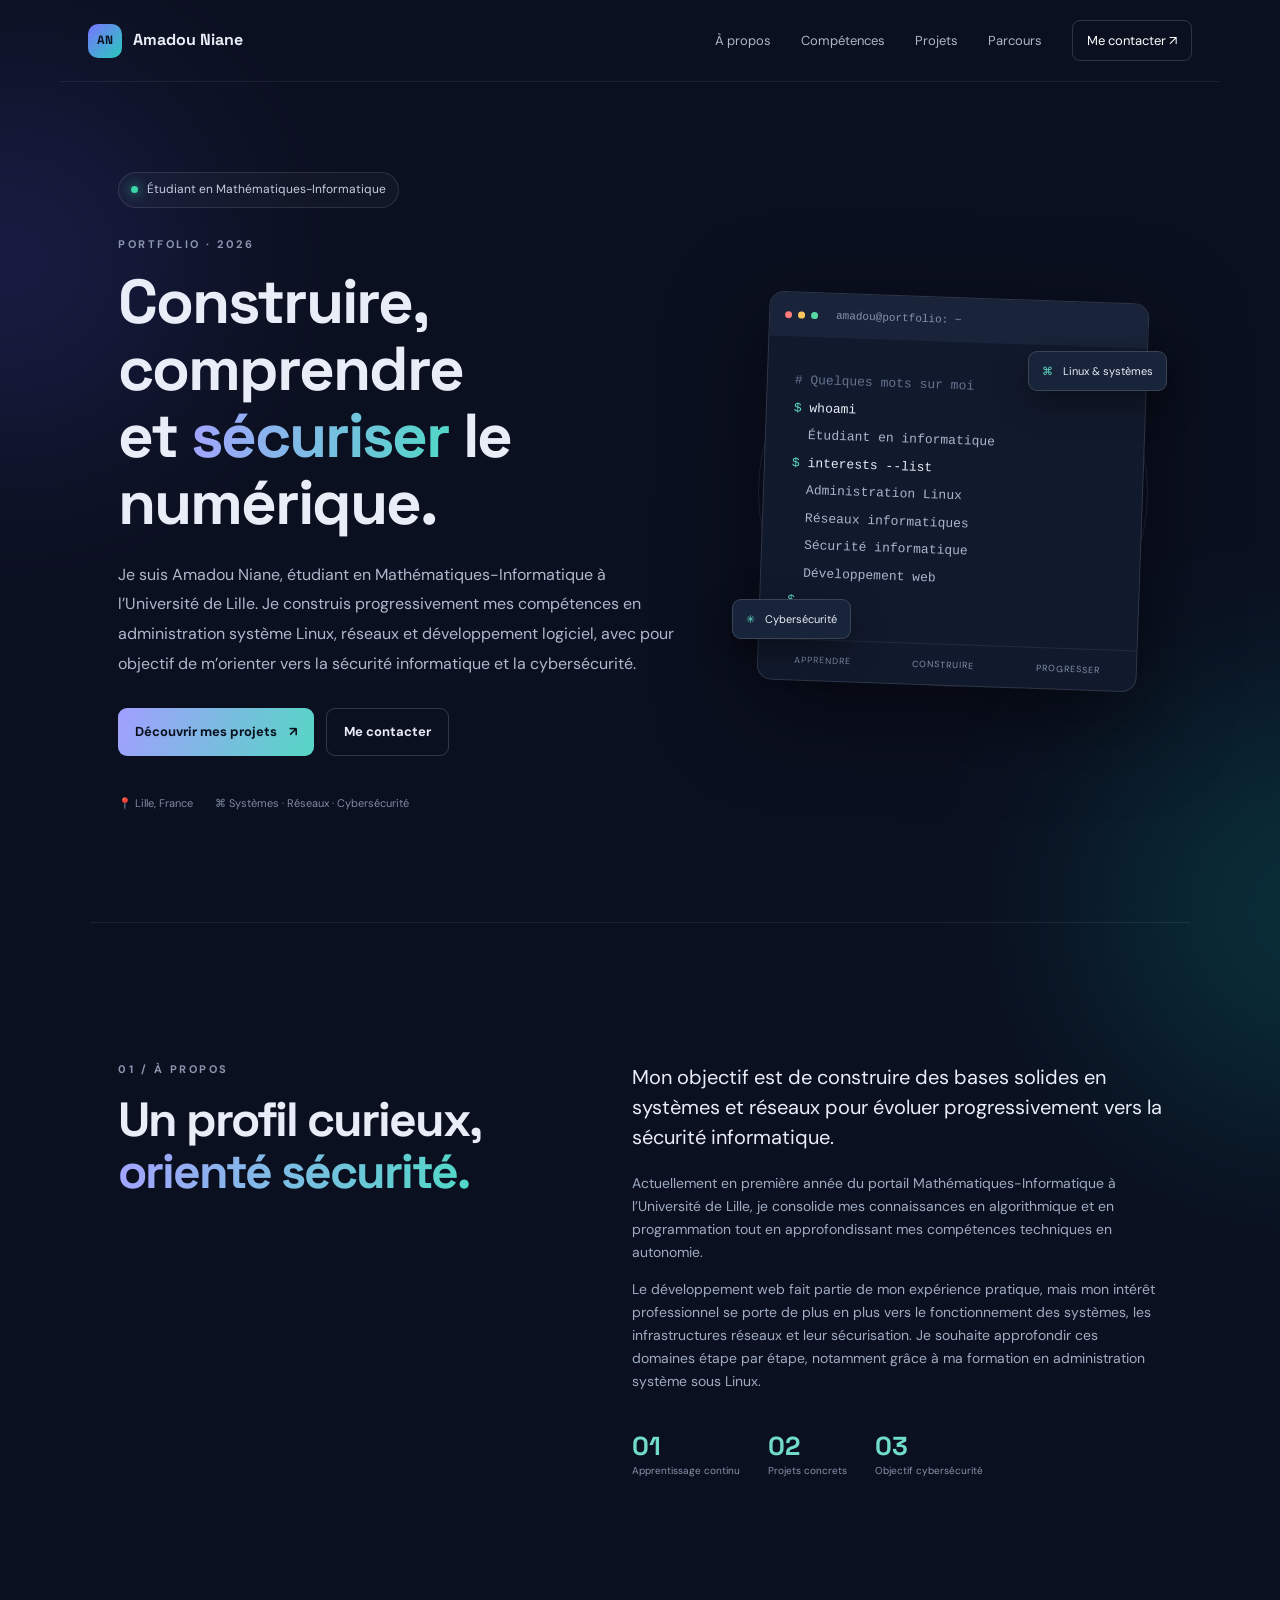
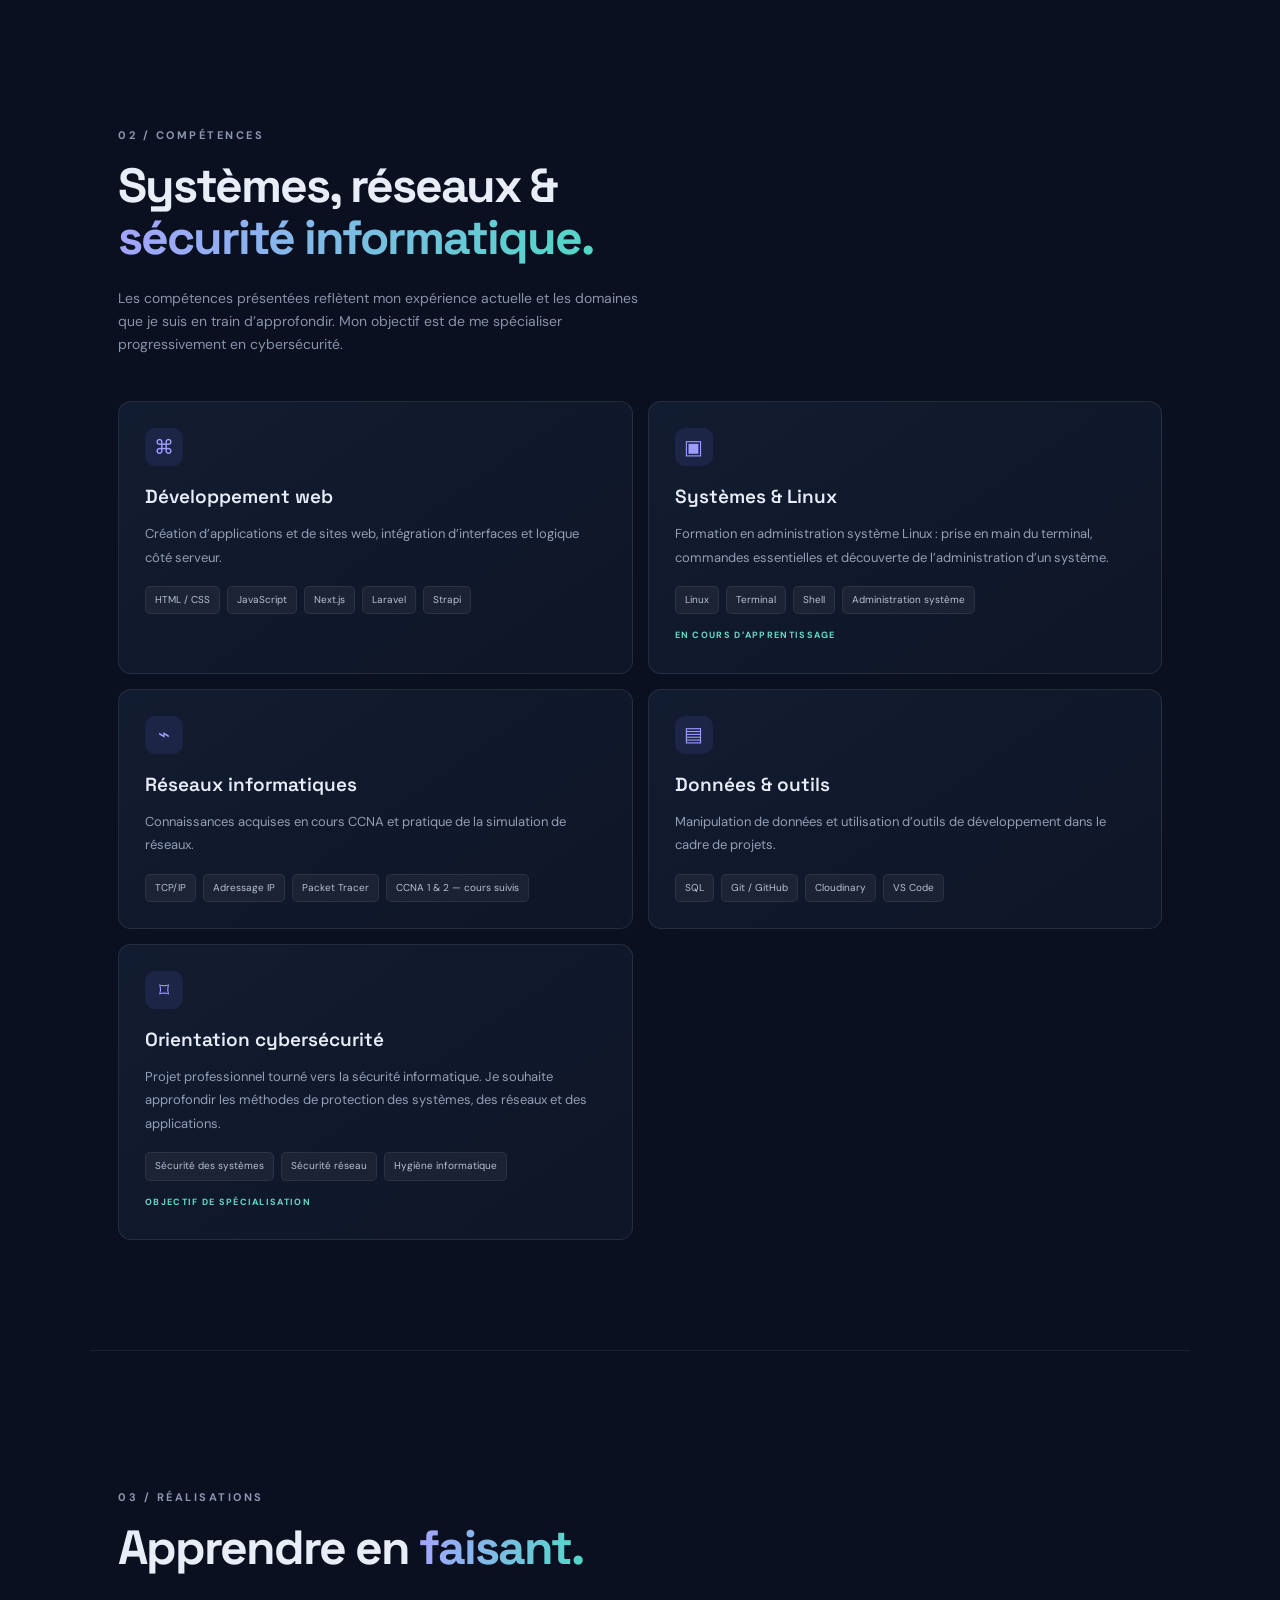
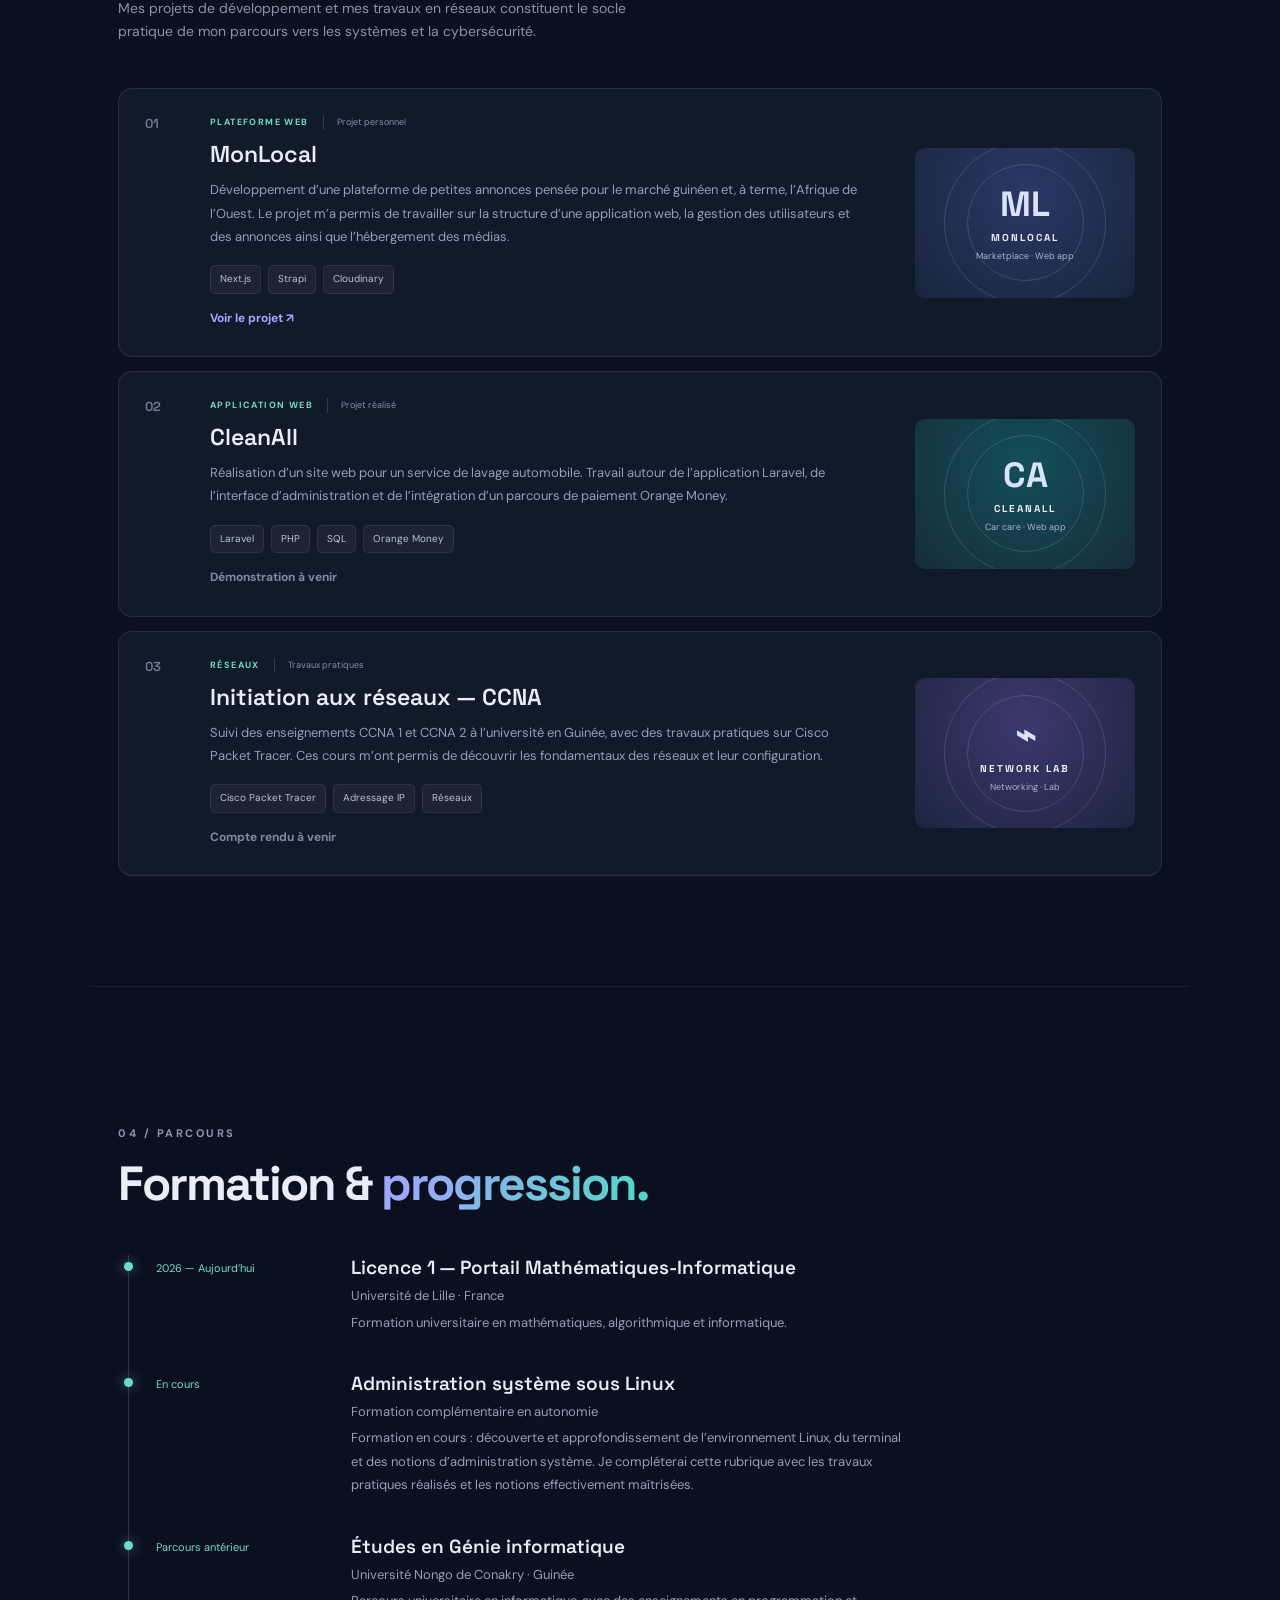
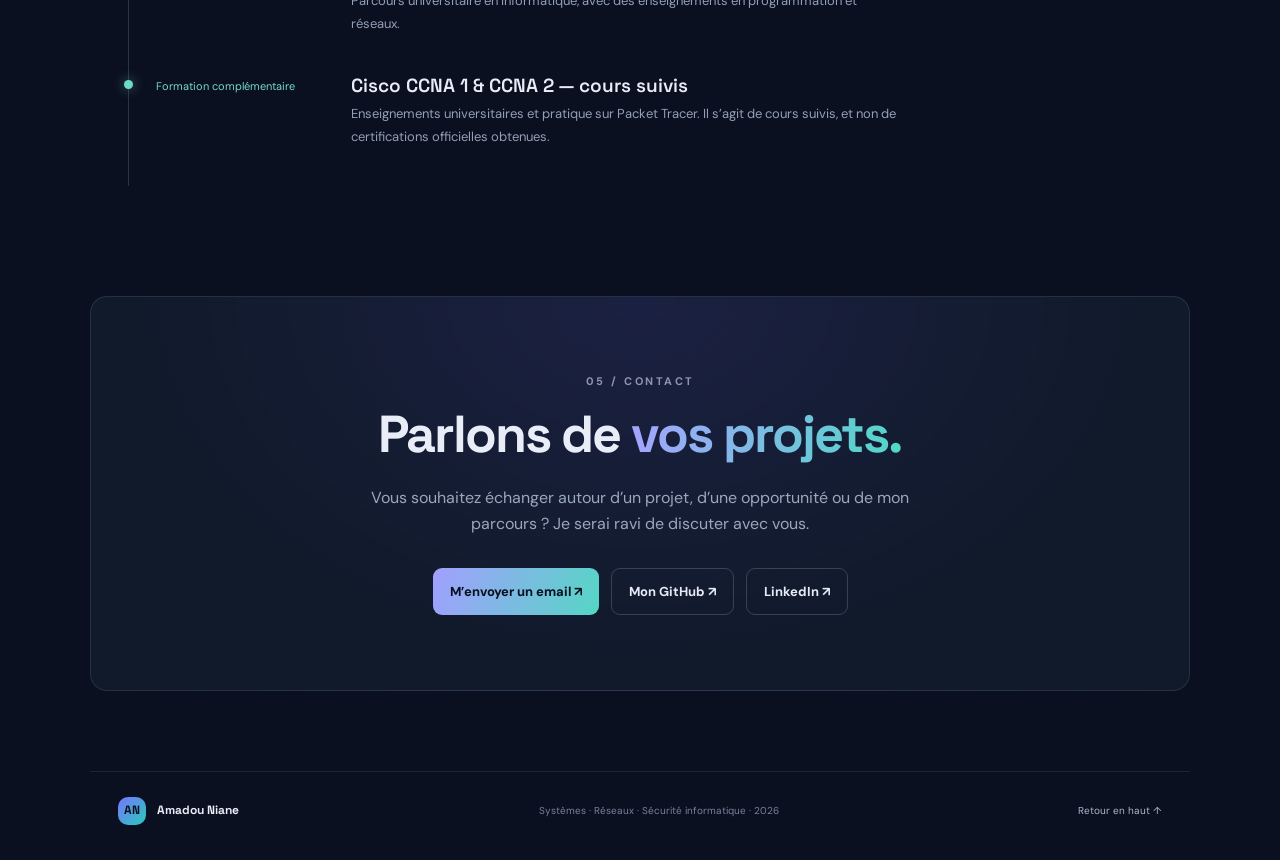
<file: index.html>
<!DOCTYPE html>
<html lang="fr">
<head>
  <meta charset="UTF-8">
  <meta name="viewport" content="width=device-width, initial-scale=1.0">
  <meta name="description" content="Portfolio d’Amadou Niane, étudiant en Mathématiques-Informatique à l’Université de Lille, orienté vers les systèmes, les réseaux et la cybersécurité.">
  <meta name="theme-color" content="#0b1020">
  <title>Amadou Niane — Portfolio</title>
  <link rel="preconnect" href="https://fonts.googleapis.com">
  <link rel="preconnect" href="https://fonts.gstatic.com" crossorigin>
  <link href="https://fonts.googleapis.com/css2?family=DM+Sans:wght@400;500;600;700&family=Space+Grotesk:wght@400;500;600;700&display=swap" rel="stylesheet">
  <link rel="stylesheet" href="style.css">
</head>
<body>
  <div class="ambient ambient-one"></div><div class="ambient ambient-two"></div>
  <header class="site-header">
    <a class="brand" href="#accueil"><span class="brand-mark">AN</span><span>Amadou Niane</span></a>
    <button class="menu-toggle" aria-label="Ouvrir le menu" aria-expanded="false">☰</button>
    <nav class="nav">
      <a href="#apropos">À propos</a><a href="#competences">Compétences</a><a href="#projets">Projets</a><a href="#parcours">Parcours</a><a class="nav-contact" href="#contact">Me contacter ↗</a>
    </nav>
  </header>

  <main>
    <section class="hero section" id="accueil">
      <div class="hero-copy">
        <div class="availability"><span></span> Étudiant en Mathématiques-Informatique</div>
        <p class="eyebrow">PORTFOLIO · 2026</p>
        <h1>Construire, comprendre<br>et <span class="gradient-text">sécuriser</span> le numérique.</h1>
        <p class="hero-lead">Je suis Amadou Niane, étudiant en Mathématiques-Informatique à l’Université de Lille. Je construis progressivement mes compétences en administration système Linux, réseaux et développement logiciel, avec pour objectif de m’orienter vers la sécurité informatique et la cybersécurité.</p>
        <div class="hero-actions">
          <a class="button button-primary" href="#projets">Découvrir mes projets <span>↗</span></a>
          <a class="button button-secondary" href="#contact">Me contacter</a>
        </div>
        <div class="hero-meta"><span>📍 Lille, France</span><span>⌘ Systèmes · Réseaux · Cybersécurité</span></div>
      </div>
      <div class="hero-visual">
        <div class="orbit orbit-a"></div><div class="orbit orbit-b"></div>
        <div class="profile-card">
          <div class="terminal-top"><i></i><i></i><i></i><span>amadou@portfolio: ~</span></div>
          <div class="terminal-body">
            <p class="muted"># Quelques mots sur moi</p>
            <p><span class="prompt">$</span> whoami</p>
            <p class="output">Étudiant en informatique</p>
            <p><span class="prompt">$</span> interests --list</p>
            <p class="output">Administration Linux</p><p class="output">Réseaux informatiques</p><p class="output">Sécurité informatique</p><p class="output">Développement web</p>
            <p><span class="prompt">$</span> <span class="cursor">_</span></p>
          </div>
          <div class="card-footer"><span>APPRENDRE</span><span>CONSTRUIRE</span><span>PROGRESSER</span></div>
        </div>
        <div class="floating-tag tag-top"> <span>⌘</span> Linux & systèmes</div>
        <div class="floating-tag tag-bottom"><span>✳</span> Cybersécurité</div>
      </div>
    </section>

    <section class="section about-section" id="apropos">
      <div class="section-heading"><p class="eyebrow">01 / À PROPOS</p><h2>Un profil curieux,<br><span class="gradient-text">orienté sécurité.</span></h2></div>
      <div class="about-content">
        <p class="about-intro">Mon objectif est de construire des bases solides en systèmes et réseaux pour évoluer progressivement vers la sécurité informatique.</p>
        <p>Actuellement en première année du portail Mathématiques-Informatique à l’Université de Lille, je consolide mes connaissances en algorithmique et en programmation tout en approfondissant mes compétences techniques en autonomie.</p>
        <p>Le développement web fait partie de mon expérience pratique, mais mon intérêt professionnel se porte de plus en plus vers le fonctionnement des systèmes, les infrastructures réseaux et leur sécurisation. Je souhaite approfondir ces domaines étape par étape, notamment grâce à ma formation en administration système sous Linux.</p>
        <div class="about-facts"><div><strong>01</strong><span>Apprentissage continu</span></div><div><strong>02</strong><span>Projets concrets</span></div><div><strong>03</strong><span>Objectif cybersécurité</span></div></div>
      </div>
    </section>

    <section class="section" id="competences">
      <div class="section-heading"><p class="eyebrow">02 / COMPÉTENCES</p><h2>Systèmes, réseaux &<br><span class="gradient-text">sécurité informatique.</span></h2><p class="section-note">Les compétences présentées reflètent mon expérience actuelle et les domaines que je suis en train d’approfondir. Mon objectif est de me spécialiser progressivement en cybersécurité.</p></div>
      <div class="skill-grid">
        <article class="skill-card"><div class="skill-icon">⌘</div><h3>Développement web</h3><p>Création d’applications et de sites web, intégration d’interfaces et logique côté serveur.</p><div class="chips"><span>HTML / CSS</span><span>JavaScript</span><span>Next.js</span><span>Laravel</span><span>Strapi</span></div></article>
        <article class="skill-card"><div class="skill-icon">▣</div><h3>Systèmes & Linux</h3><p>Formation en administration système Linux : prise en main du terminal, commandes essentielles et découverte de l’administration d’un système.</p><div class="chips"><span>Linux</span><span>Terminal</span><span>Shell</span><span>Administration système</span></div><span class="learning-label">EN COURS D’APPRENTISSAGE</span></article>
        <article class="skill-card"><div class="skill-icon">⌁</div><h3>Réseaux informatiques</h3><p>Connaissances acquises en cours CCNA et pratique de la simulation de réseaux.</p><div class="chips"><span>TCP/IP</span><span>Adressage IP</span><span>Packet Tracer</span><span>CCNA 1 & 2 — cours suivis</span></div></article>
        <article class="skill-card"><div class="skill-icon">▤</div><h3>Données & outils</h3><p>Manipulation de données et utilisation d’outils de développement dans le cadre de projets.</p><div class="chips"><span>SQL</span><span>Git / GitHub</span><span>Cloudinary</span><span>VS Code</span></div></article>
        <article class="skill-card"><div class="skill-icon">⌑</div><h3>Orientation cybersécurité</h3><p>Projet professionnel tourné vers la sécurité informatique. Je souhaite approfondir les méthodes de protection des systèmes, des réseaux et des applications.</p><div class="chips"><span>Sécurité des systèmes</span><span>Sécurité réseau</span><span>Hygiène informatique</span></div><span class="learning-label">OBJECTIF DE SPÉCIALISATION</span></article>
      </div>
    </section>

    <section class="section projects-section" id="projets">
      <div class="section-heading"><p class="eyebrow">03 / RÉALISATIONS</p><h2>Apprendre en <span class="gradient-text">faisant.</span></h2><p class="section-note">Mes projets de développement et mes travaux en réseaux constituent le socle pratique de mon parcours vers les systèmes et la cybersécurité.</p></div>
      <div class="project-list">
        <article class="project-card">
          <div class="project-number">01</div><div class="project-main"><div class="project-topline"><span class="project-type">PLATEFORME WEB</span><span class="project-status">Projet personnel</span></div><h3>MonLocal</h3><p>Développement d’une plateforme de petites annonces pensée pour le marché guinéen et, à terme, l’Afrique de l’Ouest. Le projet m’a permis de travailler sur la structure d’une application web, la gestion des utilisateurs et des annonces ainsi que l’hébergement des médias.</p><div class="chips"><span>Next.js</span><span>Strapi</span><span>Cloudinary</span></div><a class="project-link" href="https://monlocalgn.com" target="_blank" rel="noreferrer">Voir le projet ↗</a></div><div class="project-visual visual-local"><span class="visual-symbol">ML</span><span>MONLOCAL</span><small>Marketplace · Web app</small></div>
        </article>
        <article class="project-card">
          <div class="project-number">02</div><div class="project-main"><div class="project-topline"><span class="project-type">APPLICATION WEB</span><span class="project-status">Projet réalisé</span></div><h3>CleanAll</h3><p>Réalisation d’un site web pour un service de lavage automobile. Travail autour de l’application Laravel, de l’interface d’administration et de l’intégration d’un parcours de paiement Orange Money.</p><div class="chips"><span>Laravel</span><span>PHP</span><span>SQL</span><span>Orange Money</span></div><span class="project-link muted-link">Démonstration à venir</span></div><div class="project-visual visual-clean"><span class="visual-symbol">CA</span><span>CLEANALL</span><small>Car care · Web app</small></div>
        </article>
        <article class="project-card">
          <div class="project-number">03</div><div class="project-main"><div class="project-topline"><span class="project-type">RÉSEAUX</span><span class="project-status">Travaux pratiques</span></div><h3>Initiation aux réseaux — CCNA</h3><p>Suivi des enseignements CCNA 1 et CCNA 2 à l’université en Guinée, avec des travaux pratiques sur Cisco Packet Tracer. Ces cours m’ont permis de découvrir les fondamentaux des réseaux et leur configuration.</p><div class="chips"><span>Cisco Packet Tracer</span><span>Adressage IP</span><span>Réseaux</span></div><span class="project-link muted-link">Compte rendu à venir</span></div><div class="project-visual visual-network"><span class="visual-symbol">⌁</span><span>NETWORK LAB</span><small>Networking · Lab</small></div>
        </article>
      </div>
    </section>

    <section class="section journey-section" id="parcours">
      <div class="section-heading"><p class="eyebrow">04 / PARCOURS</p><h2>Formation & <span class="gradient-text">progression.</span></h2></div>
      <div class="timeline">
        <div class="timeline-item"><span class="timeline-date">2026 — Aujourd’hui</span><div><h3>Licence 1 — Portail Mathématiques-Informatique</h3><p>Université de Lille · France</p><p>Formation universitaire en mathématiques, algorithmique et informatique.</p></div></div>
        <div class="timeline-item"><span class="timeline-date">En cours</span><div><h3>Administration système sous Linux</h3><p>Formation complémentaire en autonomie</p><p>Formation en cours : découverte et approfondissement de l’environnement Linux, du terminal et des notions d’administration système. Je compléterai cette rubrique avec les travaux pratiques réalisés et les notions effectivement maîtrisées.</p></div></div>
        <div class="timeline-item"><span class="timeline-date">Parcours antérieur</span><div><h3>Études en Génie informatique</h3><p>Université Nongo de Conakry · Guinée</p><p>Parcours universitaire en informatique, avec des enseignements en programmation et réseaux.</p></div></div>
        <div class="timeline-item"><span class="timeline-date">Formation complémentaire</span><div><h3>Cisco CCNA 1 & CCNA 2 — cours suivis</h3><p>Enseignements universitaires et pratique sur Packet Tracer. Il s’agit de cours suivis, et non de certifications officielles obtenues.</p></div></div>
      </div>
    </section>

    <section class="contact-section section" id="contact">
      <p class="eyebrow">05 / CONTACT</p><h2>Parlons de <span class="gradient-text">vos projets.</span></h2>
      <p>Vous souhaitez échanger autour d’un projet, d’une opportunité ou de mon parcours ? Je serai ravi de discuter avec vous.</p>
      <div class="contact-actions"><a class="button button-primary" href="mailto:aniane421@gmail.com">M’envoyer un email ↗</a><a class="button button-secondary" href="https://github.com/aniane421" target="_blank" rel="noreferrer">Mon GitHub ↗</a><a class="button button-secondary" href="https://www.linkedin.com/in/niane-amadou-73a6ab359?utm_source=share_via&utm_content=profile&utm_medium=member_ios" target="_blank" rel="noreferrer">LinkedIn ↗</a></div>
     
    </section>
  </main>
  <footer><a class="brand" href="#accueil"><span class="brand-mark">AN</span><span>Amadou Niane</span></a><span>Systèmes · Réseaux · Sécurité informatique · 2026</span><a href="#accueil">Retour en haut ↑</a></footer>
  <script src="script.js"></script>
</body>
</html>
</file>
<file: style.css>
*{box-sizing:border-box}html{scroll-behavior:smooth;scroll-padding-top:90px}body{margin:0;background:#0b1020;color:#e9edf7;font-family:"DM Sans",sans-serif;line-height:1.65;overflow-x:hidden}a{color:inherit;text-decoration:none}.ambient{position:absolute;filter:blur(100px);opacity:.18;pointer-events:none;border-radius:50%;z-index:-1}.ambient-one{width:360px;height:360px;background:#5b5cf0;top:80px;left:-170px}.ambient-two{width:420px;height:420px;background:#00b8a9;top:700px;right:-240px}.site-header{height:82px;display:flex;align-items:center;justify-content:space-between;max-width:1160px;margin:auto;padding:0 28px;border-bottom:1px solid #ffffff12}.brand{display:flex;align-items:center;gap:11px;font-family:"Space Grotesk";font-weight:700}.brand-mark{width:34px;height:34px;border-radius:10px;background:linear-gradient(135deg,#7775ff,#29c9bb);display:grid;place-items:center;color:#08101d;font-size:12px}.nav{display:flex;align-items:center;gap:30px;font-size:13px;color:#aeb7ca}.nav a:hover,footer a:hover{color:#fff}.nav-contact{border:1px solid #ffffff25;padding:9px 14px;border-radius:8px;color:#fff}.menu-toggle{display:none;background:none;color:white;border:0;font-size:24px}.section{max-width:1100px;margin:auto;padding:110px 28px}.hero{min-height:650px;display:grid;grid-template-columns:1.15fr .85fr;align-items:center;gap:60px;padding-top:90px}.availability{display:inline-flex;align-items:center;gap:9px;border:1px solid #ffffff1c;background:#ffffff08;padding:7px 12px;border-radius:30px;font-size:12px;color:#c4cde0}.availability span{width:7px;height:7px;background:#3bd6a6;border-radius:50%;box-shadow:0 0 12px #3bd6a6}.eyebrow{font-size:11px;letter-spacing:2.5px;color:#8c96b0;font-weight:700;margin:27px 0 16px}.hero h1,.section h2,.contact-section h2{font-family:"Space Grotesk";font-size:clamp(38px,5vw,62px);line-height:1.08;letter-spacing:-2px;margin:0 0 23px}.gradient-text{background:linear-gradient(100deg,#a5a3ff,#50d8c6);background-clip:text;color:transparent}.hero-lead{max-width:620px;color:#aeb8cc;font-size:16px;line-height:1.85}.hero-actions,.contact-actions{display:flex;gap:12px;flex-wrap:wrap;margin-top:30px}.button{padding:12px 17px;border-radius:9px;font-size:13px;font-weight:700;display:inline-flex;gap:12px;align-items:center;transition:.2s}.button:hover{transform:translateY(-3px)}.button-primary{background:linear-gradient(110deg,#a29fff,#55d6c4);color:#08101d}.button-secondary{border:1px solid #ffffff2b;color:#e7ebf5}.hero-meta{display:flex;gap:22px;flex-wrap:wrap;color:#7f8aa3;font-size:11px;margin-top:38px}.hero-visual{position:relative;min-height:390px;display:grid;place-items:center}.orbit{position:absolute;border:1px solid #a6a4ff25;border-radius:50%;width:390px;height:390px}.orbit-b{width:320px;height:320px;border-color:#4fd8c52b}.profile-card{width:min(100%,380px);background:#111a2d;border:1px solid #ffffff20;border-radius:15px;box-shadow:0 25px 90px #0008;overflow:hidden;z-index:1;transform:rotate(2deg)}.terminal-top{height:44px;background:#19243a;display:flex;align-items:center;gap:6px;padding:0 15px;color:#8793aa;font:11px monospace}.terminal-top i{width:7px;height:7px;border-radius:50%;background:#ff7b79}.terminal-top i:nth-child(2){background:#ffc65b}.terminal-top i:nth-child(3){background:#56d7a4}.terminal-top span{margin-left:12px}.terminal-body{padding:26px 27px 20px;font:13px/1.5 monospace;min-height:265px}.terminal-body p{margin:8px 0}.muted{color:#65728e}.prompt{color:#5ddac7}.output{color:#aab5ca;padding-left:15px}.cursor{animation:blink 1s infinite;color:#65e0cb}@keyframes blink{50%{opacity:0}}.card-footer{border-top:1px solid #ffffff12;display:flex;justify-content:space-around;padding:13px 5px;color:#8290aa;font-size:9px;letter-spacing:1px}.floating-tag{position:absolute;z-index:2;background:#18243a;border:1px solid #ffffff25;padding:10px 13px;border-radius:9px;box-shadow:0 12px 35px #0007;font-size:11px}.floating-tag span{color:#61ddc9;margin-right:7px}.tag-top{top:54px;right:-5px}.tag-bottom{bottom:48px;left:-12px}.section-heading{max-width:640px;margin-bottom:45px}.section-heading h2{font-size:clamp(34px,4vw,48px)}.section-note{color:#8793aa;max-width:530px;font-size:14px}.about-section{display:grid;grid-template-columns:.9fr 1.1fr;gap:80px;border-top:1px solid #ffffff12}.about-content{color:#9eabc1;font-size:14px}.about-intro{font-size:20px;color:#e9edf7;line-height:1.5;margin-top:29px}.about-facts{display:flex;gap:28px;margin-top:35px}.about-facts div{display:flex;flex-direction:column}.about-facts strong{font:700 26px "Space Grotesk";color:#72dcca}.about-facts span{font-size:10px;color:#8793aa}.skill-grid{display:grid;grid-template-columns:repeat(2,1fr);gap:15px}.skill-card{padding:26px;border:1px solid #ffffff16;background:linear-gradient(145deg,#121c30,#0e1627);border-radius:13px;min-height:220px}.skill-icon{width:38px;height:38px;border-radius:10px;background:#7775ff1c;color:#9e9cff;display:grid;place-items:center;font-size:20px}.skill-card h3,.project-main h3,.timeline h3{font:600 19px "Space Grotesk";margin:18px 0 8px}.skill-card p,.project-main p,.timeline p{font-size:13px;color:#929fb6;line-height:1.8}.chips{display:flex;flex-wrap:wrap;gap:7px;margin-top:17px}.chips span{font-size:10px;padding:5px 9px;border-radius:5px;background:#ffffff0c;border:1px solid #ffffff12;color:#b6c1d5}.learning-label{display:inline-block;margin-top:14px;color:#68d9c6;font-size:9px;letter-spacing:1.3px;font-weight:700}.projects-section{border-top:1px solid #ffffff12}.project-list{display:flex;flex-direction:column;gap:14px}.project-card{display:grid;grid-template-columns:45px 1fr 220px;gap:20px;align-items:center;padding:26px;border:1px solid #ffffff17;background:#111a2b;border-radius:14px}.project-number{font:600 13px "Space Grotesk";color:#6f7d98;align-self:start}.project-topline{display:flex;gap:14px;align-items:center}.project-type{font-size:9px;letter-spacing:1.4px;color:#70d9c9;font-weight:700}.project-status{font-size:9px;color:#8591a8;border-left:1px solid #ffffff25;padding-left:13px}.project-main h3{font-size:23px;margin:9px 0}.project-main p{max-width:650px;margin:0}.project-link{display:inline-block;color:#a7a5ff;font-size:12px;font-weight:700;margin-top:15px}.muted-link{color:#7e8aa1}.project-visual{height:150px;border-radius:10px;display:flex;flex-direction:column;align-items:center;justify-content:center;gap:5px;position:relative;overflow:hidden;background:radial-gradient(circle at 50% 30%,#4d57aa77,#18253c)}.project-visual:before,.project-visual:after{content:"";position:absolute;border:1px solid #ffffff22;width:160px;height:160px;border-radius:50%}.project-visual:after{width:115px;height:115px}.visual-symbol{font:700 35px "Space Grotesk";z-index:1;color:#d9e2ff}.project-visual>span:not(.visual-symbol){font:700 10px "Space Grotesk";letter-spacing:2px;z-index:1}.project-visual small{font-size:9px;color:#aab6cd;z-index:1}.visual-clean{background:radial-gradient(circle at 50% 30%,#147e7b88,#172c3c)}.visual-network{background:radial-gradient(circle at 50% 30%,#6353a988,#1c2540)}.journey-section{border-top:1px solid #ffffff12}.timeline{max-width:780px;margin-left:10px;border-left:1px solid #ffffff25}.timeline-item{display:grid;grid-template-columns:170px 1fr;gap:25px;padding:0 0 34px 27px;position:relative}.timeline-item:before{content:"";position:absolute;left:-5px;top:7px;width:9px;height:9px;background:#6edbc9;border-radius:50%;box-shadow:0 0 12px #6edbc988}.timeline-date{font-size:11px;color:#75d9c9;padding-top:4px}.timeline h3{margin:0 0 4px}.timeline p{margin:3px 0}.contact-section{text-align:center;border:1px solid #ffffff19;border-radius:17px;background:radial-gradient(ellipse at 50% 0%,#343b7666,#111a2b 65%);padding:75px 25px;margin-bottom:80px}.contact-section .eyebrow{margin-top:0}.contact-section h2{font-size:clamp(36px,5vw,52px)}.contact-section>p:not(.eyebrow){color:#9aa7bd;max-width:570px;margin:0 auto}.contact-actions{justify-content:center}.contact-hint{display:block;color:#6f7c95;font-size:10px;margin-top:23px}footer{max-width:1100px;margin:auto;padding:25px 28px 35px;border-top:1px solid #ffffff15;display:flex;align-items:center;justify-content:space-between;color:#77839b;font-size:10px}footer .brand{color:#e9edf7;font-size:12px}footer .brand-mark{width:28px;height:28px}footer>a:last-child{color:#aeb8ca}@media(max-width:800px){.nav{gap:15px}.hero{grid-template-columns:1fr;gap:30px;padding-top:75px}.hero-visual{min-height:350px}.about-section{grid-template-columns:1fr;gap:20px}.about-content{max-width:680px}.project-card{grid-template-columns:30px 1fr}.project-visual{grid-column:2;height:120px}.project-main{grid-column:2}.project-number{grid-row:1/3}.section{padding-top:80px;padding-bottom:80px}}@media(max-width:620px){.site-header{height:70px}.menu-toggle{display:block}.nav{display:none;position:absolute;top:70px;left:0;right:0;padding:20px 28px;background:#111a2b;z-index:10;flex-direction:column;align-items:flex-start;border-bottom:1px solid #ffffff20}.nav.open{display:flex}.hero h1{font-size:43px}.hero-meta{flex-direction:column;gap:8px}.orbit{width:320px;height:320px}.orbit-b{width:270px;height:270px}.profile-card{width:95%}.tag-top{right:-5px}.tag-bottom{left:-5px}.skill-grid{grid-template-columns:1fr}.about-facts{gap:17px}.about-facts span{font-size:9px}.project-card{padding:18px 14px;gap:10px}.project-visual{width:100%}.timeline-item{grid-template-columns:1fr;gap:4px;padding-bottom:28px}.timeline-date{font-size:10px}footer{gap:15px;flex-wrap:wrap}footer>span{order:3;width:100%}.contact-section{margin-left:18px;margin-right:18px}.section{padding-left:22px;padding-right:22px}}
</file>
